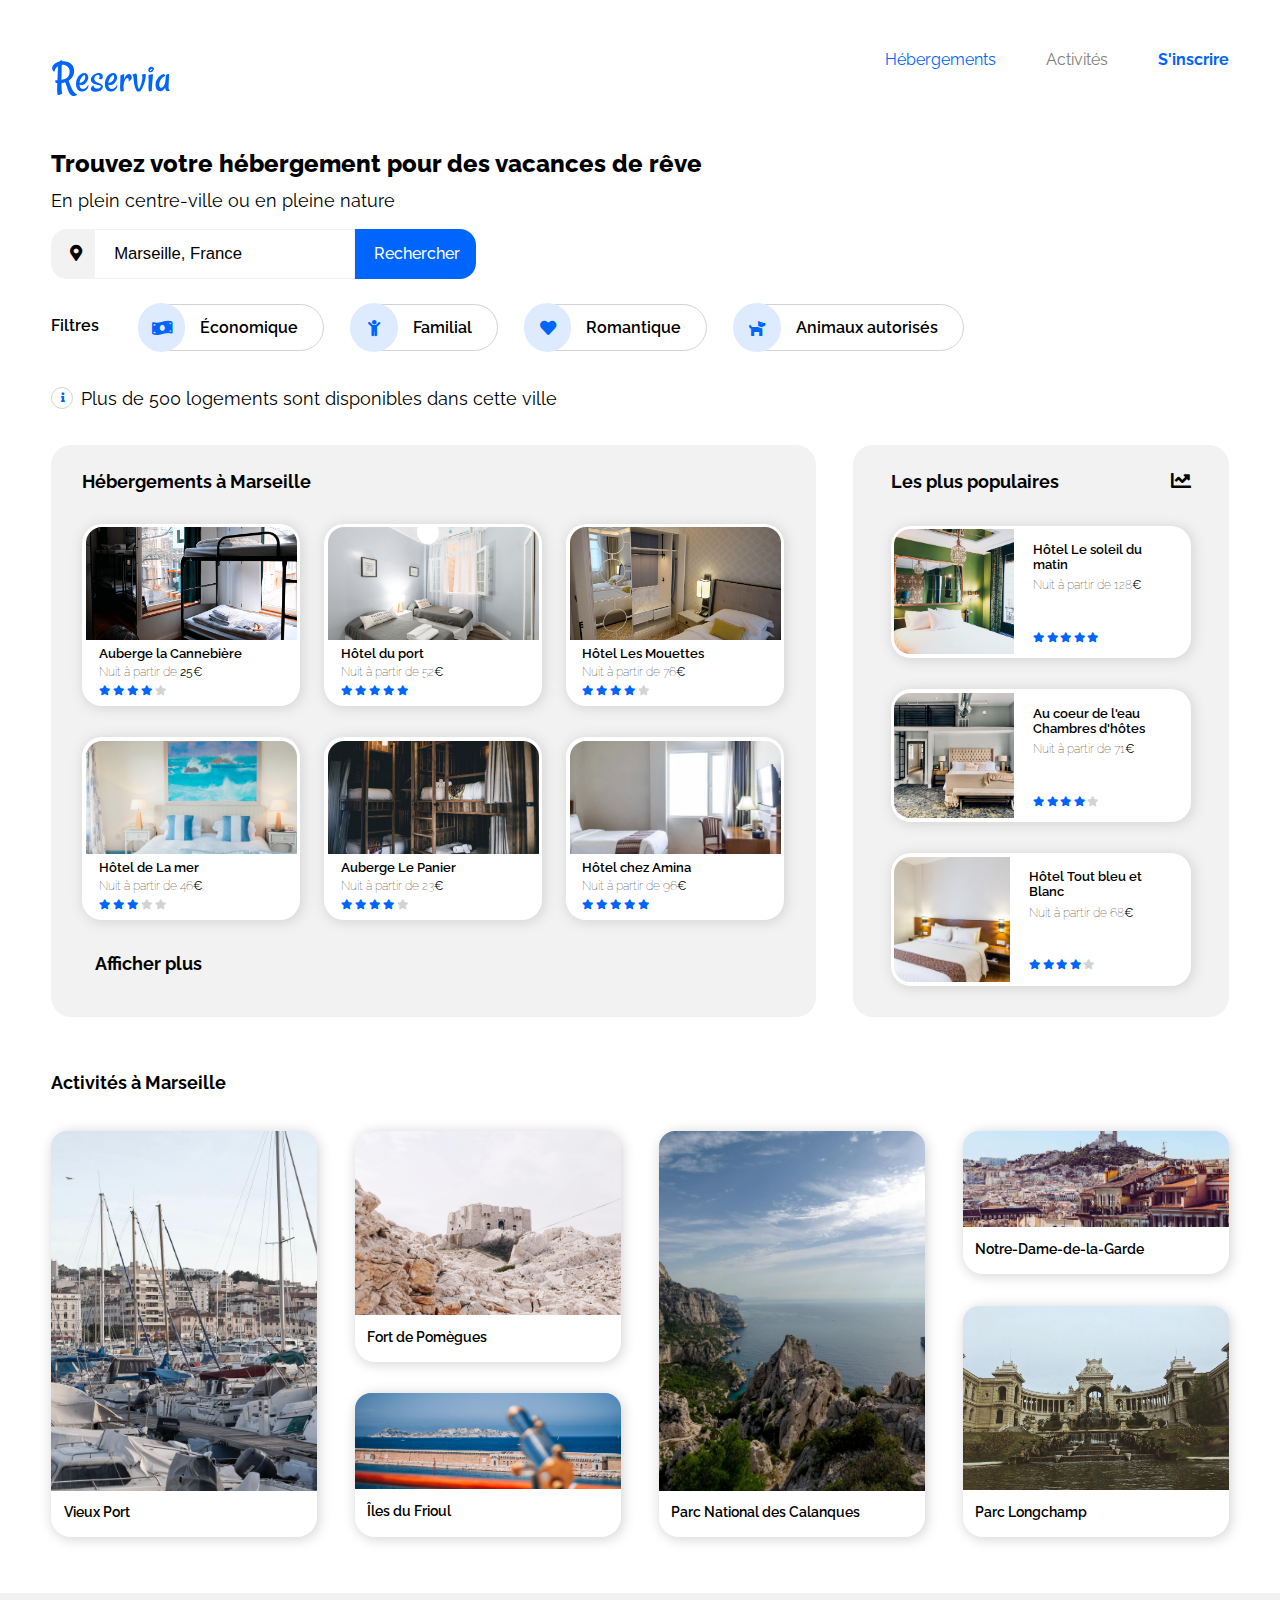
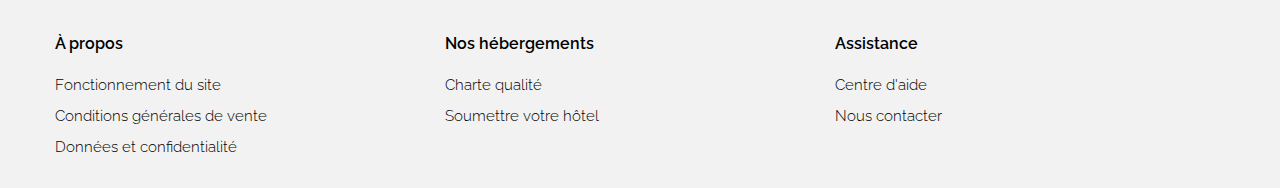
<file: index.html>
<!DOCTYPE html>
<html lang="fr">
    <head>
        <meta name="viewport" content="width=device-width, initial-scale=1, maximum-scale=4.0, minimum-scale=1"/>
        <meta charset="utf-8" />
        <title>Reservia - Page d'accueil</title>

        <link rel="stylesheet" href="css/style.css">

        <link href="fontawesome/css/all.css" rel="stylesheet">
    </head>

    <body>

        <!-- Header -->
        <header class="flex">
            <div class="logo">
                <img src="images/logo.svg" alt="Logo de Reservia">
            </div>


            <!-- Navigation -->
            <nav class="flex">
                <ul class="flex">
                    <li><a href="#housingsAnchor" class="a1 flex">Hébergements</a></li>
                    <li><a href="#activitiesAnchor" class="a2 flex">Activités</a></li>
                </ul>
                <a href="" class="a3 flex">S'inscrire</a>
            </nav>
        </header>

        <!-- Search section -->
        <section class="search">
            <h1>Trouvez votre hébergement pour des vacances de rêve</h1>
            <p>En plein centre-ville ou en pleine nature</p>

            <div class="search_bar flex">
                <div class="marp-marker_icon">
                    <i class="fas fa-map-marker-alt"></i>
                </div>
                <input type="search" class="search_input" placeholder="Marseille, France">
                <a class="search_button"><span>Rechercher</span><i class="fas fa-search"></i></a>
            </div>

        <!-- Filters -->     
                <div class="filters flex">
                    
                    <div class="filters_text">Filtres</div>
                    
                    <div class="filters_list flex">
                        <div class="filters_option flex">
                        <div class="filters_icon flex"><i class="fas fa-money-bill-wave"></i></div>
                        Économique
                        </div>
                        <div class="filters_option flex">
                    <div class="filters_icon flex"><i class="fas fa-child"></i></div>
                    Familial
                        </div>
                        <div class="filters_option flex">
                    <div class="filters_icon flex"><i class="fas fa-heart"></i></div>
                    Romantique
                        </div>
                        <div class="filters_option flex">
                    <div class="filters_icon flex"><i class="fas fa-dog"></i></div>
                    Animaux autorisés
                        </div>
                    </div>
                    
                </div>

                <div class="info flex">
                    <div class="info_icon flex">
                       <i class="fas fa-info"></i>
                    </div>
                    <p>Plus de 500 logements sont disponibles dans cette ville</p>
                </div>


        </section>

        <!-- All housings (housings+popular) -->
        <div class="all_housings flex">

            <!-- Housings -->
            <section class="housings">
                <h2 id="housingsAnchor">Hébergements à Marseille</h2>

                <div class="housings_allcards flex">

                    <a href="" class="housings_card flex">
                        <img class ="housings_card_img flex" src="images/housings/marcus-loke-WQJvWU_HZFo-unsplash.jpg" alt="Photo d'une chambre avec deux lits superposés">
                        <div class="housings_card_description flex"><h3>Auberge la Cannebière</h3><p>Nuit à partir de <b>25€</b></p></div>
                        <div class="stars">
                            <i class="fas fa-star"></i>
                            <i class="fas fa-star"></i>
                            <i class="fas fa-star"></i>
                            <i class="fas fa-star"></i>
                            <i class="fas fa-star greystar"></i>
                        </div>
                    </a>

                    <a href="" class="housings_card flex">
                        <img class ="housings_card_img flex" src="images/housings/fred-kleber-gTbaxaVLvsg-unsplash.jpg" alt="Photo d'une chambre avec deux lits simples">
                        <div class="housings_card_description flex"><h3>Hôtel du port</h3><p>Nuit à partir de 52<b>€</b></p></div>
                        <div class="stars">
                            <i class="fas fa-star"></i>
                            <i class="fas fa-star"></i>
                            <i class="fas fa-star"></i>
                            <i class="fas fa-star"></i>
                            <i class="fas fa-star"></i>
                        </div>
                    </a>

                    <a href="" class="housings_card flex">
                        <img class ="housings_card_img flex" src="images/housings/reisetopia-B8WIgxA_PFU-unsplash.jpg" alt="Photo d'une chambre avec deux lits simples">
                        <div class="housings_card_description flex"><h3>Hôtel Les Mouettes</h3><p>Nuit à partir de 76<b>€</b></p></div>
                        <div class="stars">
                            <i class="fas fa-star"></i>
                            <i class="fas fa-star"></i>
                            <i class="fas fa-star"></i>
                            <i class="fas fa-star"></i>
                            <i class="fas fa-star greystar"></i>
                        </div>
                    </a>

                    <a href="" class="housings_card flex">
                        <img class ="housings_card_img flex" src="images/housings/annie-spratt-Eg1qcIitAuA-unsplash.jpg" alt="Photo d'une chambre avec un lit double">
                        <div class="housings_card_description flex"><h3>Hôtel de La mer</h3><p>Nuit à partir de 46<b>€</b></p></div>
                        <div class="stars">
                            <i class="fas fa-star"></i>
                            <i class="fas fa-star"></i>
                            <i class="fas fa-star"></i>
                            <i class="fas fa-star greystar"></i>
                            <i class="fas fa-star greystar"></i>
                        </div>
                    </a>

                    <a href="" class="housings_card flex">
                        <img class ="housings_card_img flex" src="images/housings/nicate-lee-kT-ZyaiwBe0-unsplash.jpg" alt="Photo d'une chambe avec quatre lits superposés">
                        <div class="housings_card_description flex"><h3>Auberge Le Panier</h3><p>Nuit à partir de 23<b>€</b></p></div>
                        <div class="stars">
                            <i class="fas fa-star"></i>
                            <i class="fas fa-star"></i>
                            <i class="fas fa-star"></i>
                            <i class="fas fa-star"></i>
                            <i class="fas fa-star greystar"></i>
                        </div>
                    </a>

                    <a href="" class="housings_card flex">
                        <img class ="housings_card_img flex" src="images/housings/febrian-zakaria-M6S1WvfW68A-unsplash.jpg" alt="Photo d'une chambre avec deux lits simples">
                        <div class="housings_card_description flex"><h3>Hôtel chez Amina</h3><p>Nuit à partir de 96<b>€</b></p></div>
                        <div class="stars">
                            <i class="fas fa-star"></i>
                            <i class="fas fa-star"></i>
                            <i class="fas fa-star"></i>
                            <i class="fas fa-star"></i>
                            <i class="fas fa-star"></i>
                        </div>
                    </a>
                </div>

                <a href="" class="ShowMore">Afficher plus</a>
                
            </section>

            <!-- Popular -->
            <section class="popular">
                <div class="popular_title flex">
                <h2>Les plus populaires</h2>
                <i class="fas fa-chart-line"></i>
                </div>

                <div class="popular_allcards flex">

                    <a href=""><article class="popular_card flex">
                        <img class="popular_card_img flex" src="images/housings/emile-guillemot-Bj_rcSC5XfE-unsplash.jpg" alt="Photo d'une chambre avec un lit double">
                        <div class="popular_card_description flex">
                            <div>
                            <h3>Hôtel Le soleil du matin</h3><p>Nuit à partir de 128<b>€</b></p>
                            </div>
                        <div class="stars_popular flex">
                            <i class="fas fa-star"></i>
                            <i class="fas fa-star"></i>
                            <i class="fas fa-star"></i>
                            <i class="fas fa-star"></i>
                            <i class="fas fa-star"></i>
                        </div></div>
                    </article></a>

                    <a href=""><article class="popular_card flex">
                        <img class="popular_card_img flex"  src="images/housings/aw-creative-VGs8z60yT2c-unsplash.jpg" alt="Photo d'une chambre avec un lit double">
                        <div class="popular_card_description flex">
                            <div>
                            <h3>Au coeur de l'eau Chambres d'hôtes</h3><p>Nuit à partir de 71<b>€</b></p>
                            </div>
                        <div class="stars_popular flex">
                            <i class="fas fa-star"></i>
                            <i class="fas fa-star"></i>
                            <i class="fas fa-star"></i>
                            <i class="fas fa-star"></i>
                            <i class="fas fa-star greystar"></i>
                        </div></div>
                    </article></a>

                    <a href=""><article class="popular_card flex">
                        <img class="popular_card_img flex"  src="images/housings/febrian-zakaria-sjvU0THccQA-unsplash.jpg" alt="Photo d'une chambre avec un lit double">
                        <div class="popular_card_description flex">
                            <div>
                            <h3>Hôtel Tout bleu et Blanc</h3><p>Nuit à partir de 68<b>€</b></p></div>
                        <div class="stars_popular flex">
                            <i class="fas fa-star"></i>
                            <i class="fas fa-star"></i>
                            <i class="fas fa-star"></i>
                            <i class="fas fa-star"></i>
                            <i class="fas fa-star greystar"></i>
                        </div></div>
                    </article></a>
                </div>
            </section>
        </div>

        <!-- Activities -->
        <section class="Activities">
            <h2 id="activitiesAnchor">Activités à Marseille</h2>

            <div class="activities_cards">

                <a href="" class="card1">
                    <div class="activities_card">
                        <img class="activities_card_img_l" src="images/activities/reno-laithienne-QUgJhdY5Fyk-unsplash.jpg" alt="Photo du Vieux Port">
                        <h3>Vieux Port</h3>
                    </div>
                </a>

                <a href="" class="card2">
                    <div class="activities_card">
                        <img class="activities_card_img_s" src="images/activities/paul-hermann-QFTrLdQIRhI-unsplash.jpg" alt="Photo du Fort de Pomègues">
                        <h3>Fort de Pomègues</h3>
                    </div>
                </a>

                <a href="" class="card3">
                    <div class="activities_card">
                        <img class="activities_card_img_xs" src="images/activities/kevin-hikari-rV_Qd1l-VXg-unsplash.jpg" alt="Photo de l'île du Frioul">
                        <h3>Îles du Frioul</h3>
                    </div>
                </a>

                <a href="" class="card4">
                    <div class="activities_card">
                        <img class="activities_card_img_l" src="images/activities/kilyan-sockalingum-NR8-cBCN3aI-unsplash.jpg" alt="Photo du parc national des calanques">
                        <h3>Parc National des Calanques</h3>
                    </div>
                </a>

                <a href="" class="card5">
                    <div class="activities_card">
                        <img class="activities_card_img_xs" src="images/activities/florian-wehde-xW9e8gdotxI-unsplash.jpg" alt="Photo de Notre-Dame-de-la-Garde">
                        <h3>Notre-Dame-de-la-Garde</h3>
                    </div>
                </a>

                <a href="" class="card6">
                    <div class="activities_card">
                        <img class="activities_card_img_s" src="images/activities/lena-paulin-wH2-EJoDcV0-unsplash.jpg" alt="Photo du Parc Longchamp">
                        <h3>Parc Longchamp</h3>
                    </div>
                </a>
            </div>
        </section>

    <!-- Footer -->
    <footer class="flex">
        <div class="about">
            <h3>À propos</h3>
            <ul>
                <li><a href="">Fonctionnement du site</a></li>
                <li><a href="">Conditions générales de vente</a></li>
                <li><a href="">Données et confidentialité</a></li>
            </ul>
        </div>

        <div class="ourhousings">
            <h3>Nos hébergements</h3>
            <ul>
                <li><a href="">Charte qualité</a></li>
                <li><a href="">Soumettre votre hôtel</a></li>
            </ul>
        </div>

        <div class="help">
            <h3>Assistance</h3>
            <ul>
                <li><a href="">Centre d'aide</a></li>
                <li><a href="">Nous contacter</a></li>
            </ul>
        </div>
    </footer>
     
    </body>
</html>
</file>
<file: css/style.css>
/* Font Raleway */

@import url('https://fonts.googleapis.com/css2?family=Raleway:wght@300;400;500;600;700&display=swap');

/* General */
body{
    font-family: 'Raleway';
    margin:40px 4% 0px 4%;
    zoom:125%;
    overflow-x: hidden;
}

.flex{
    display: flex;
}

/* Header */

.logo{
    width: 100px;
}

header{
    justify-content:space-between;
}

nav a{
    padding: 0px 0px 0px 40px;
    color:#0065FC;
    font-size: 13px;
    text-decoration: none;
}

	ul{
    	list-style-type: none;
    	padding: 0px;
    	margin: 0px;
	}

		.a2{
    	color:grey;
		}

    .a3{
		font-weight: 700;
	}

/* Search section */

.search{
    flex-direction: column;
}

.search h1{
    font-weight: 800;
    font-size: 1.2em;
    margin: 30px 0px -5px 0px;
}

.search p {
    font-size: 0.9em;
}

    /* Search Bar */

    .search_bar{
        height: 40px;
        margin-bottom:10px;
    }

        .marp-marker_icon{
            padding: 12px 10px 10px 15px ;
            background-color: #F2F2F2;
            border-radius: 1em 0em 0em 1em;
            font-size: 13px;
        }

        .search_input{
            border:1px solid #F2F2F2;
            padding: 0px 15px 0px 15px;
            font-weight: 500;
        }

        .search_input::placeholder {
            color: black;
          }

        .search_button{
            padding: 12px 13px 10px 15px ;
            background-color: #0065FC;
            border-radius: 0em 1em 1em 0em;
            font-size: 13px;
            color:white;
            font-weight: 500;
        }

        .search_button i{
            display: none;
        }


    /* Filters */
    .filters{
        font-weight: 600;
        font-size: 13px;
        flex-flow: row wrap;
    }

        .filters_text{
            margin: 20px 35px 0px 0px;
        }

        .filters_option{
            margin: 10px 25px 0px 0px;
            padding: 11px 20px 10px 45px;
            border: 1.5px solid lightgrey;
            border-radius: 2em;
            white-space:nowrap;
            height: fit-content;
        }

        .filters_option:hover{
            border-color:#0065FC;
            background-color: #0065FC;
            color: white;
        }

        .filters_icon{
            width: 12px;
            background-color: #DEEBFF;
            color:#0065FC;
            margin: -12px 20px 0px -50px;
            padding: 13.1px;
            justify-content: center;
            position: absolute;
            border-radius: 2em;
        }
    
.info{
        margin: 15px 0px 15px 0px;

    }

.info_icon{
	border-radius: 50%;
	width: 2px;
	height: 2px;
	padding: 3px 7px 11px 7px;
	margin:14px 6px 0px 0px;
	border: 1px solid lightgrey;
	color:#0065FC; 
	font-size: 0.5em;
}

/* All Housings (Housings + Popular) */

.all_housings{
    justify-content: space-between;
	margin-bottom:45px;
}

    /* Housings */
    .housings{
       width: 70%;
       height: auto;
       background-color: #F2F2F2;
       padding: 10px 25px 10px 25px;
       margin-right: 30px;
       border-radius: 1em;
    }

	.ShowMore{
		font-weight: 700;
		font-size: 0.9em;
		padding: 0px 0px 0px 10px;
        text-decoration: none;
        color: inherit;
	}

        .housings h2{
            font-size: 14px;
        }

        .housings_allcards{
            justify-content: space-between;
            margin: 25px 0px 0px 0px;
            flex-flow: row wrap;
        }

        .housings_allcards a{
            text-decoration: none;
            color: inherit;
        }

            .housings_card{
                width: 30%;
                height: 100%;
                margin-bottom: 25px;
                background-color: white;
                padding: 3px;
                border-radius: 1em;
                box-shadow: 1px 1px 10px lightgrey;

                flex-direction: column;
            }

            .housings_card_img{
                height: 90px;
                width: auto;
            }

            .housings_card img{
                border-radius: 0.8em 0.8em 0 0;
                object-fit: cover;
            }

            .housings_card_description{
                padding:5px 0px 5px 10px;
                flex-direction: column;
                margin: 0px;
            }

                .housings_card_description h3{
                    font-size: 0.65em;
                    margin: 0px;
					font-weight: 600;
                }

                .housings_card_description p{
                    font-size: 0.6em;
                    margin: 3px 0px 0px 0px;
                    font-weight: 100;
                }

                .stars{
                    padding:0px 0px 5px 10px;
                    font-size: 0.5em;
                    margin: 0px;
                    color: #0065FC;
                }

                    .greystar{
                        color: lightgrey;
                    }

    /* Popular */                
    .popular{
        width: 30%;
        height: auto;
        background-color: #F2F2F2;
        padding: 10px 30px 0px 30px;
        border-radius: 1em;
    }

        .popular h2{
            font-size: 14px;
            display: flex;
        }

        .popular_title{
            align-items: baseline;
            justify-content: space-between;
        }
    
    .popular_allcards{
        margin: 15px 0px 0px 0px;
        flex-direction: column;
    }

    .popular_allcards a{
        text-decoration: none;
        color: inherit;
    }

		.popular_card{
			background-color: white;
			padding: 3px;
			border-radius: 1em;
			box-shadow: 1px 1px 10px lightgrey;
			margin-bottom:25px;
            height: 100px;
		}

		.popular_card img{
			border-radius: 0.8em 0em 0em 0.8em;
			width: 6em;
			object-fit: cover;
		}

		.popular_card_description{
			padding: 10px 10px 10px 15px;
			margin: 0px;
			flex-direction: column;
			justify-content: space-between;
		}

			.popular_card_description h3{
				font-size: 0.65em;
				font-weight: 600;
				margin: 0px;
			}

			.popular_card_description p{
				font-size: 0.6em;
				font-weight: 100;
				margin: 5px 0 0 0;
			}

			.stars_popular{
				font-size: 0.5em;
				color: #0065FC;
				letter-spacing: 2px;
			}

/* Activities */
.Activities {
    margin-bottom: 50px;
}

    .Activities h2 {
        font-size: 14px;
        margin-bottom: 30px;
    }

    .activities_cards {
        display: grid;
        grid-template-columns: repeat(4, 1fr);
        grid-template-rows: repeat(10, 1fr);
        grid-column-gap: 30px;
        grid-row-gap: 30px;
        height: 20em;
    }

        .activities_card {
            height: 100%;
            width: auto;
            border-radius: 1em;
            box-shadow: 1px 1px 10px lightgrey;
            padding-bottom: 5px;
        }

        .activities_cards h3 {
            font-size: 0.7em;
            font-weight: 600;
            margin: 7px 0 0 10px;
            padding: 0;
            color: black;
        }

        .activities_card_img_l {
            height: 90%;
            width: 100%;
            object-fit: cover;
            border-radius: 0.8em 0.8em 0 0;
        }

        .activities_card_img_s {
            height: 82%;
            width: 100%;
            object-fit: cover;
            border-radius: 0.8em 0.8em 0 0;
        }

        .activities_card_img_xs {
            height: 70%;
            width: 100%;
            object-fit: cover;
            border-radius: 0.8em 0.8em 0 0;
        }

        .card1 {
            grid-area: 1 / 1 / 11 / 2;
            text-decoration-line: none;
        }

        .card2 {
            grid-area: 1 / 2 / 7 / 3;
            text-decoration-line: none;
        }

        .card3 {
            grid-area: 7 / 2 / 11 / 3;
            text-decoration-line: none;
        }

        .card4 {
            grid-area: 1 / 3 / 11 / 4;
            text-decoration-line: none;
        }

        .card5 {
            grid-area: 1 / 4 / 5 / 5;
            text-decoration-line: none;
        }

        .card6 {
            grid-area: 5 / 4 / 11 / 5;
            text-decoration-line: none;
        }

/* Footer */
footer{
	background-color: #F2F2F2;
	margin:0px -5% 0px -5%;
	padding:20px 50px 20px 50px;
}

footer div{
	flex:1;
}

footer h3{
	font-size: 13px;
	font-weight: 600;
}

footer a{
	font-size:12px;
	color: black;
	text-decoration: none;
	line-height: 25px;
	font-weight: 300;
}

/* Phone Version */
@media (max-width: 700px){

    /* General - Phone Version */
    body{
        margin:40px 0 0 6%;
        padding:0;
        max-width: 78%;
        zoom:110%;
        overflow: hidden visible;
    }

    /* Header - Phone Version */
    .logo{
        width: 100px;
        margin-top:-15px;
    }
    
    header{
        flex-direction: column;
    }
    
    nav {
        color:#0065FC;
        list-style-type: none;
        flex-direction: column;
        margin: 0 -30px;
        width: 130%;
    }

    nav li{
        width: 100%;
        padding: 30px 0 10px 0;
        border-bottom: 3px solid #F2F2F2;
    }

    nav li:hover{
        border-bottom-color:#0065FC;
    }
    
        .a1{
            padding:0;
            justify-content: center;
            font-size: 1em;
        }

        .a2{
            color:grey;
            padding:0;
            justify-content: center;
            font-size: 1em;
        }

    .a3{
        font-weight: 700;
        align-self: flex-end;
        position:absolute;
        top:45px;
        padding-right: 25px;
        font-size: 1em;
    }

        /* Search bar - Phone Version */
        .search{
            width: 115%;
        }
        
        .search_bar{
            width: 100%;
            margin-top:30px;
        }

        .search_input{
            width: 100%;
        }

            .search_button{
                border-radius: 1em;
                margin-left: -10px;
            }

                .search_button span{
                    display: none;
                }

                .search_button i{
                    display:initial;
                }

        /* Filters - Phone Version */
        .filters{
         flex-direction: column;
         width: 100%;
        }

        .filters_text{
            font-size: 1.1em;
        }

        .filters_list{
            flex-wrap: wrap;
            width: 100%;
            font-size: 1.1em;
        }

            .filters_option{
                margin: 10px 15px 0px 0px;
                padding: 11px 15px 10px 40px;
            }

            .filters_icon{
                margin: -12.5px 20px 0px -45px;
            }

    /* All Housings (housings+popular) - Phone Version */
    .all_housings{
        flex-direction: column-reverse;
        width: 100%;
        margin:0 0 0 0;
        padding:0;
    }

        /* Popular - Phone Version */
        .popular{
            border-radius: 0;
            width: 110%;
            position: relative;
            margin:0px 0 40px -7.5%;
            padding:20px 10% 40px 8%;
        }

            .popular_title{
                padding: 0;
                font-size: 1em;
                margin-bottom: 2%;
            }

                .popular_title h2{
                    font-size: 1em;
                }

            .popular_allcards{
                margin: 0;
                padding: 0;
                width: 101.5%;
            }

            .popular_card{
			    padding: 5px;
                height: 8em;
                margin-bottom: 12px;
		    }

            .popular_card img{
                width: 9.5em;
            }

                .popular_card_description h3{
                    font-size: 0.9em;
                    font-weight: 700;
                }
    
                .popular_card_description p{
                    font-size: 0.7em;
                }
    
                .stars_popular{
                    font-size: 0.6em;
                }

        /* Housings - Phone Version */
        .housings{
            background-color: white;
            width: 112%;
            margin: 0 0 20px 0;
            padding: 0;
        }

        .housings h2{
            margin: 0 0 5% 0;
            font-size: 1em;
        }

        .ShowMore{
            font-size: 0.9em;
            color: rgb(78, 78, 78);
            padding: 0;
            margin-top:20px;
        }

            .housings_allcards{
                justify-content: space-between;
                flex-flow: column wrap;
                margin: 0 0 5px 0;
                padding: 0;
            }

                .housings_card{
                    width: 99%;
                    height: 12em;
                    margin-bottom:15px;
                    padding-bottom:10px;
                }

                .housings_card_img{
                    height: 70%;
                }

                    .housings_card_description h3{
                        font-size: 0.9em;
                        font-weight: 700;
                    }

                    .housings_card_description p{
                        font-size: 0.8em;
                    }

                    .stars{
                        font-size: 0.6em;
                    }

    /* Activities - Phone Version */
    #activitiesAnchor{
        margin:20px 0 25px 0;
        font-size: 1em;
    }

    .activities_cards{
        margin:0px -15px 0px -5px;
        display: grid; 
        grid-template-columns: 1fr; 
        grid-template-rows: repeat(6, 1fr); 
        grid-row-gap: 15px;   
        height: auto; 
        width: 117%;
    }

    .activities_card{
        height:12em;
        width: auto;
        border-radius: 1em;
        box-shadow: 1px 1px 10px lightgrey;
        margin: 5px 8px 0px 8px;
        }
        
        .activities_cards h3{
            font-weight: 650;
            margin: 10px 0 0 10px;
            padding: 0;
            color: black;
            font-size: 0.85em;
        }
    
        .activities_card_img_l{
            height: 80%;
        }
    
        .activities_card_img_s{
            height: 80%;
        }
    
        .activities_card_img_xs{
            height: 80%;
        }

        .card1 { grid-area: 1 / 1 / 2 / 2; } 
        .card2 { grid-area: 2 / 1 / 3 / 2; } 
        .card3 { grid-area: 3 / 1 / 4 / 2; } 
        .card4 { grid-area: 4 / 1 / 5 / 2; } 
        .card5 { grid-area: 5 / 1 / 6 / 2; } 
        .card6 { grid-area: 6 / 1 / 7 / 2; } 

    /* Footer */
    footer{
        flex-direction: column;
        position: relative;
        margin:0px 0 0px -13%;
        padding:20px 0 20px 14.5%;
        width: 119%;
    }

    footer h3{
        margin:25px 0 5px 0;
    }

}

/* Tablet Version */
@media (min-width: 700px) and (max-width: 1000px){
    
    body{
        margin:40px 0 0px 5.9%;
        zoom:100%;
        width: 88%;
    }

    /* Header - Tablet Version */
    .logo{
        width: 100px;
        margin-top:-15px;
    }
    
    header{
        flex-direction: column;
    }
    
    nav {
        color:#0065FC;
        list-style-type: none;
        flex-direction: column;
    }

    nav li{
        width: 100%;
        padding: 30px 0 10px 0;
        border-bottom: 3px solid #F2F2F2;
    }

    nav li:hover{
        border-bottom-color:#0065FC;
    }
    
        .a1{
            padding:0;
            justify-content: center;
            font-size: 15px;
        }

        .a2{
            color:grey;
            padding:0;
            justify-content: center;
            font-size: 15px;
        }

    .a3{
        font-weight: 700;
        align-self: flex-end;
        position:absolute;
        top:45px;
        font-size: 15px;
    }

    /* Search bar - Tablet Version */
    .search_bar{
        width: 100%;
        margin-top:30px;
    }

    .search_input{
        width: 100%;
    }

    /* Filters - Tablet Version */
    .filters{
        flex-direction: column;
    }

    .filters_list{
        flex-wrap: wrap;
        width: 100%;
        font-size: 1.1em;
    }

    /* All Housings (housings+popular) - Tablet Version */
    .all_housings{
        flex-direction: column-reverse;
        margin-bottom: 4%;
    }

    /* Popular - Tablet Version */
    .popular{
        border-radius: 1em;
        width: 100%;
        margin: 0 0 10px 0;
        padding: 10px 0px 20px 0px;
    }

    .popular_title{
        padding: 0 25px 0 25px;
        font-size:1em;
    }

        .popular_title h2{
            font-size: 1em;
        }

    .popular_allcards{
        margin-top:0px;
    }

        .popular_card{
            padding: 5px;
            margin: 10px 25px 10px 25px;
        }

        .popular_card img{
            width: 15em;
        }

        .popular_card_description h3{
            font-size: 0.9em;
        }

        .popular_card_description p{
            font-size: 0.7em;
        }

        .stars_popular{
            font-size: 0.6em;
        }

    /* Housings - Tablet Version */
    .housings{
        background-color: white;
        width: 100%;
        margin: 0;
        padding: 0;
    }

    .housings h2{
        font-size: 1em;
    }

    .housings_allcards{
        margin-top:30px
    }

        .housings_card_description h3{
            font-size: 0.8em;
        }

        .housings_card_description p{
            font-size: 0.75em;
        }

    .ShowMore{
        font-size: 0.85em;
    }
    
    /* Activities - Tablet Version */
    .Activities{
        margin-bottom: 50px;
    }
    
    #activitiesAnchor{
        margin:0 0 5% 0;
        font-size: 1em;
    }

    .activities_cards{
        width: 100%;
        margin:0;
        display: grid; 
        grid-template-columns: repeat(3, 1fr); 
        grid-template-rows: repeat(2, 1fr); 
        grid-column-gap: 10px;
        grid-row-gap: 10px; 
        height: auto;
    }

    .activities_card{
        height:10em;
        width: auto;
        border-radius: 1em;
        box-shadow: 1px 1px 10px lightgrey;
        margin-bottom:15px;
        font-size: 14px;
        border: 5px solid white;
        }
        
        .activities_cards h3{
            font-weight: 600;
            margin: 7px 0 0 10px;
            padding: 0;
            color: black;
            font-size: 0.9em;
        }
    
        .activities_card_img_l{
            height: 80%;
        }
    
        .activities_card_img_s{
            height: 80%;
        }
    
        .activities_card_img_xs{
            height: 80%;
        }

        .card1 { grid-area: 1 / 1 / 2 / 2; } 
        .card2 { grid-area: 1 / 2 / 2 / 3; } 
        .card3 { grid-area: 1 / 3 / 2 / 4; } 
        .card4 { grid-area: 2 / 1 / 3 / 2; } 
        .card5 { grid-area: 2 / 2 / 3 / 3; } 
        .card6 { grid-area: 2 / 3 / 3 / 4; } 
    
    /* Footer */
    footer{
        justify-content: space-between;
        text-align: center;
        margin-right:-7%;
        margin-left:-7%;
    }
    
}
</file>
